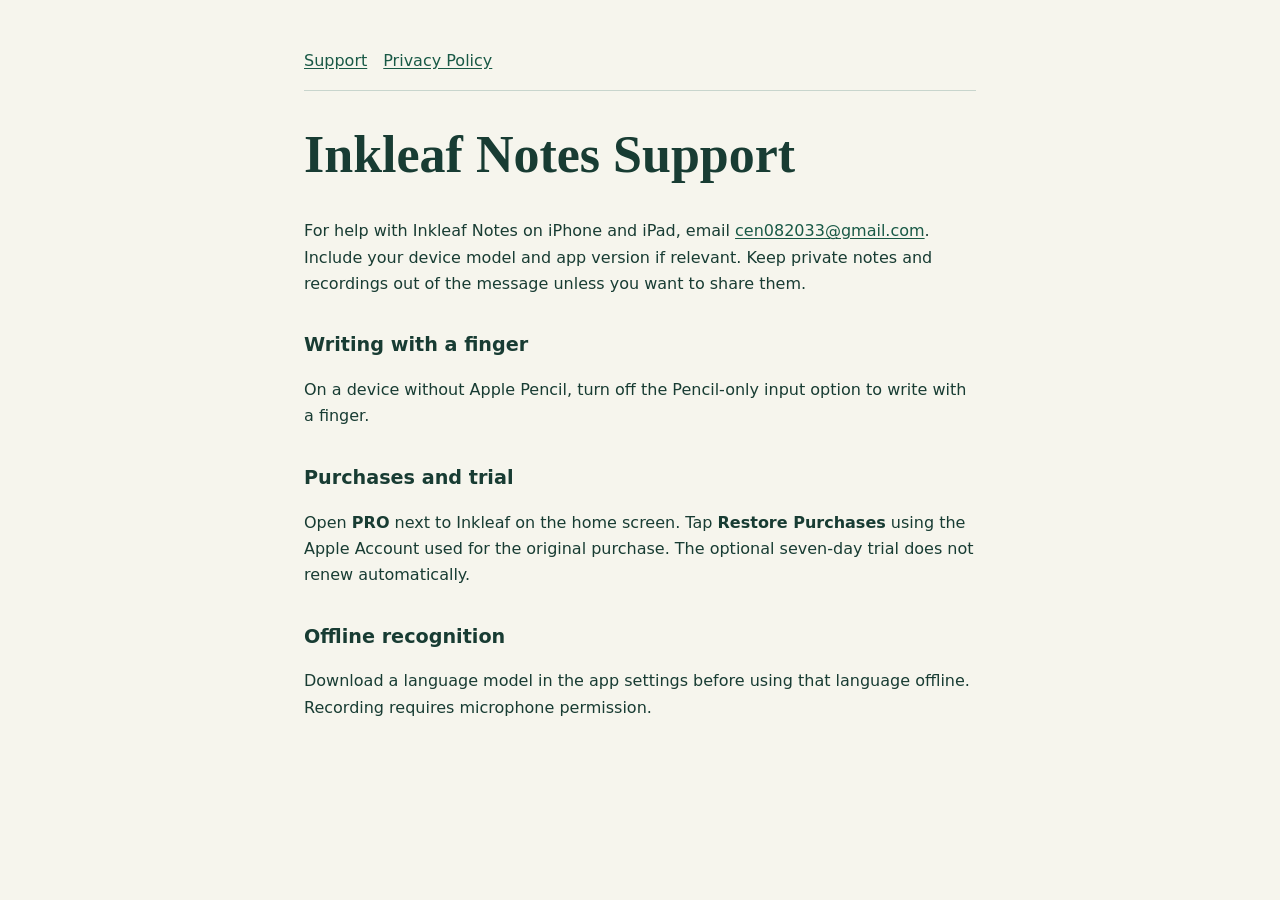
<file: index.html>
<!doctype html>
<html lang="en"><meta charset="utf-8"><meta name="viewport" content="width=device-width, initial-scale=1">
<title>Inkleaf Notes Support</title><link rel="stylesheet" href="style.css">
<main>
<nav aria-label="Inkleaf Notes"><a href="./" aria-current="page">Support</a><a href="privacy/">Privacy Policy</a></nav>
<h1>Inkleaf Notes Support</h1>
<p>For help with Inkleaf Notes on iPhone and iPad, email <a href="mailto:cen082033@gmail.com">cen082033@gmail.com</a>. Include your device model and app version if relevant. Keep private notes and recordings out of the message unless you want to share them.</p>
<h2>Writing with a finger</h2><p>On a device without Apple Pencil, turn off the Pencil-only input option to write with a finger.</p>
<h2>Purchases and trial</h2><p>Open <strong>PRO</strong> next to Inkleaf on the home screen. Tap <strong>Restore Purchases</strong> using the Apple Account used for the original purchase. The optional seven-day trial does not renew automatically.</p>
<h2>Offline recognition</h2><p>Download a language model in the app settings before using that language offline. Recording requires microphone permission.</p>
</main></html>
</file>
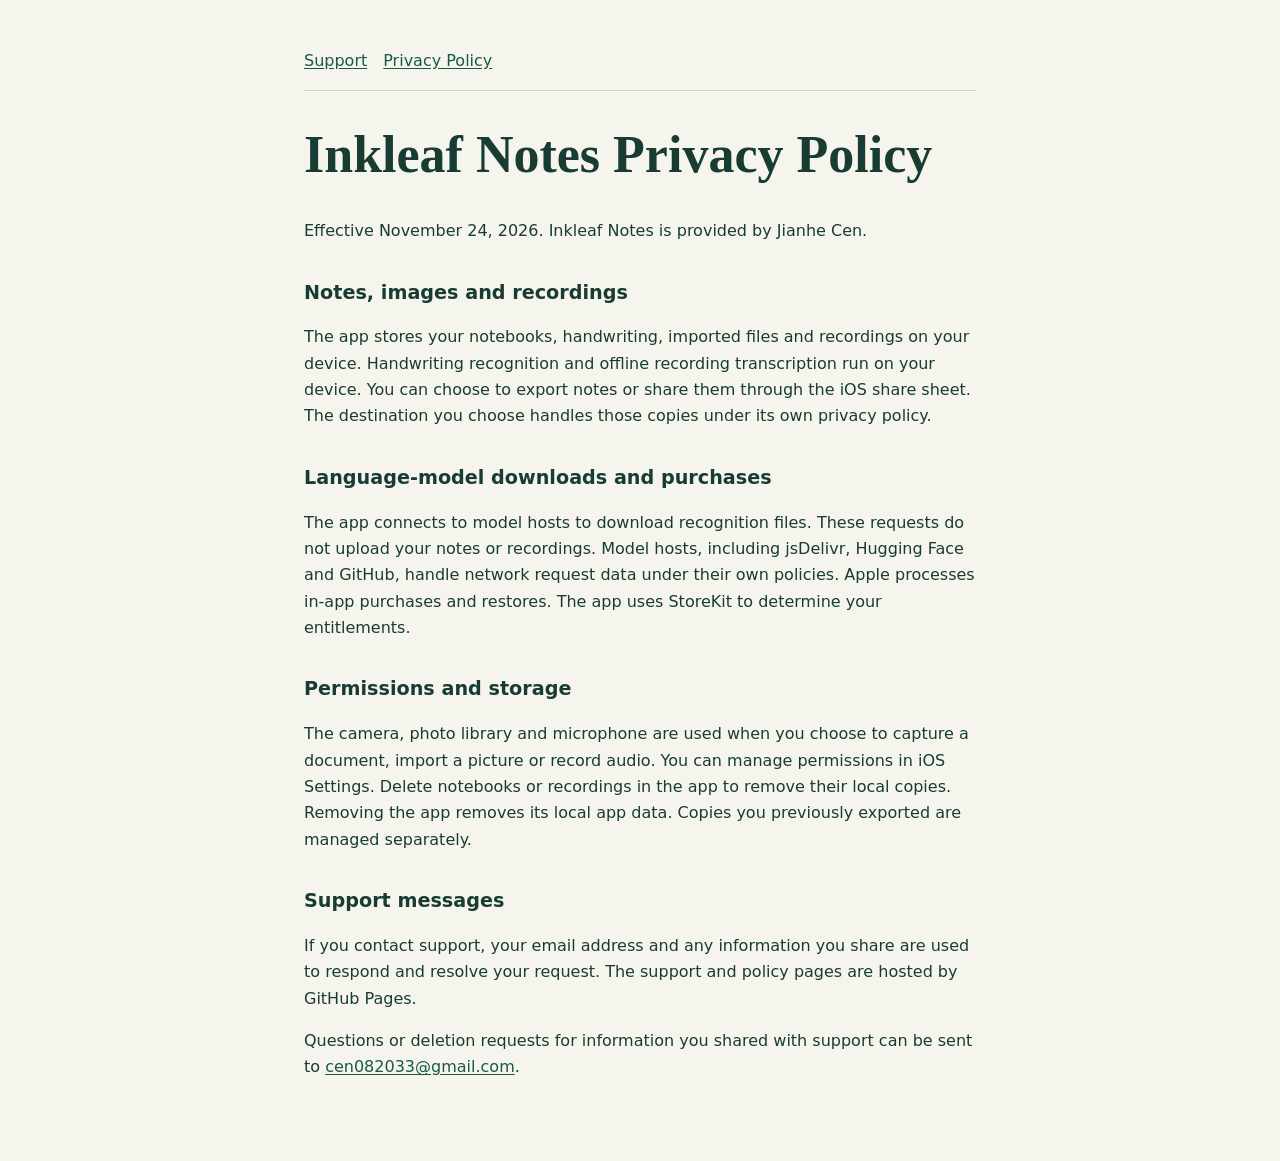
<file: privacy/index.html>
<!doctype html>
<html lang="en"><meta charset="utf-8"><meta name="viewport" content="width=device-width, initial-scale=1">
<title>Inkleaf Notes Privacy Policy</title><link rel="stylesheet" href="../style.css">
<main>
<nav aria-label="Inkleaf Notes"><a href="../">Support</a><a href="./" aria-current="page">Privacy Policy</a></nav>
<h1>Inkleaf Notes Privacy Policy</h1>
<p>Effective November 24, 2026. Inkleaf Notes is provided by Jianhe Cen.</p>
<h2>Notes, images and recordings</h2>
<p>The app stores your notebooks, handwriting, imported files and recordings on your device. Handwriting recognition and offline recording transcription run on your device. You can choose to export notes or share them through the iOS share sheet. The destination you choose handles those copies under its own privacy policy.</p>
<h2>Language-model downloads and purchases</h2>
<p>The app connects to model hosts to download recognition files. These requests do not upload your notes or recordings. Model hosts, including jsDelivr, Hugging Face and GitHub, handle network request data under their own policies. Apple processes in-app purchases and restores. The app uses StoreKit to determine your entitlements.</p>
<h2>Permissions and storage</h2>
<p>The camera, photo library and microphone are used when you choose to capture a document, import a picture or record audio. You can manage permissions in iOS Settings. Delete notebooks or recordings in the app to remove their local copies. Removing the app removes its local app data. Copies you previously exported are managed separately.</p>
<h2>Support messages</h2>
<p>If you contact support, your email address and any information you share are used to respond and resolve your request. The support and policy pages are hosted by GitHub Pages.</p>
<p>Questions or deletion requests for information you shared with support can be sent to <a href="mailto:cen082033@gmail.com">cen082033@gmail.com</a>.</p>
</main></html>
</file>
<file: style.css>
:root{color-scheme:light;background:#f6f5ed;color:#183c33;font:16px/1.65 system-ui,sans-serif}
body{margin:0}main{max-width:42rem;margin:auto;padding:3rem 1.25rem 4rem}nav{display:flex;gap:1rem;border-bottom:1px solid #c8d5cd;padding-bottom:1rem}h1{font:600 clamp(2rem,8vw,3.25rem)/1.1 Georgia,serif}h2{font-size:1.2rem;margin-top:2rem}a{color:#195946;text-underline-offset:.15em}li+li{margin-top:.5rem}
</file>
